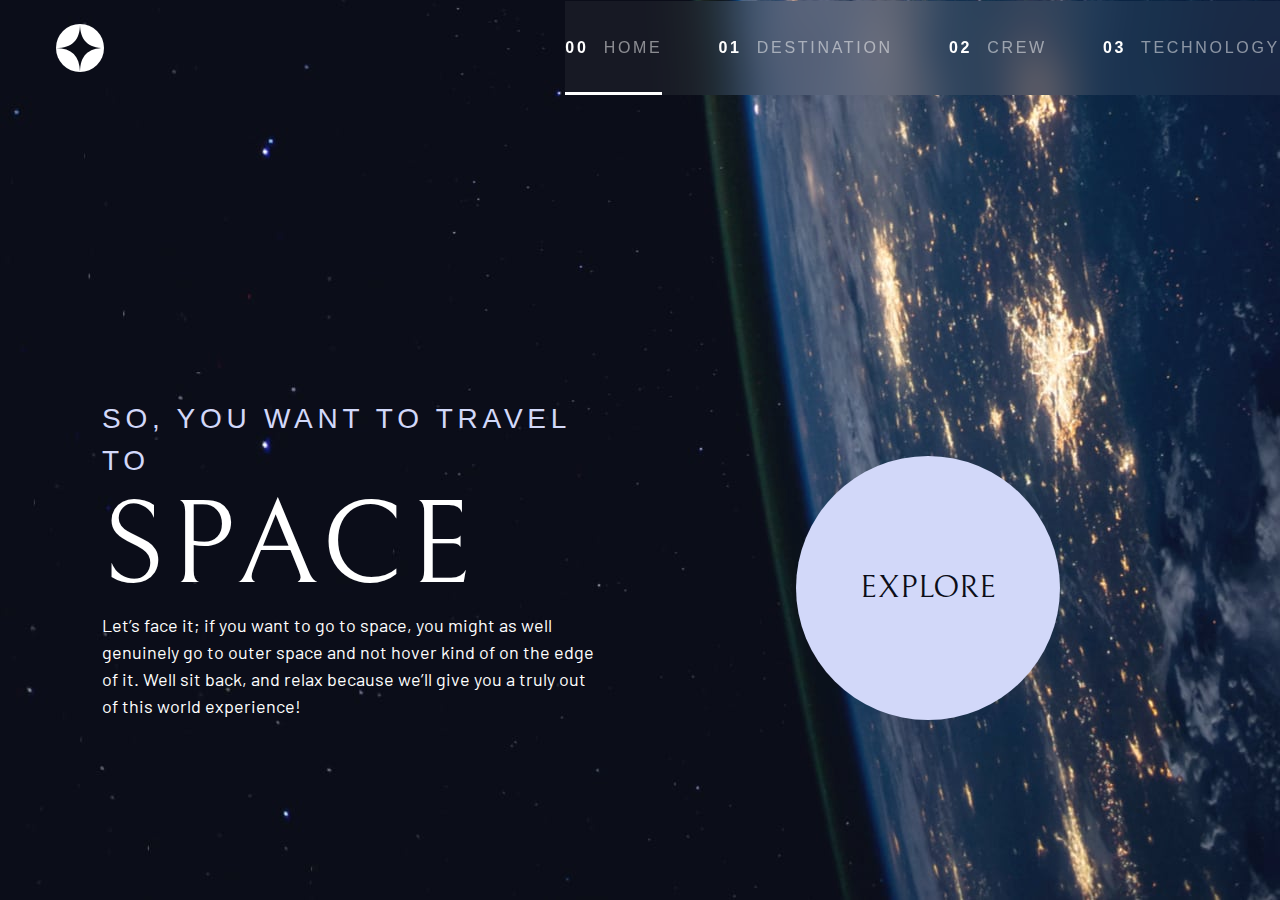
<file: space-tourism-website-main/starter-code/index.html>
<!DOCTYPE html>
<html lang="en">
<head>
  <meta charset="UTF-8">
  <meta name="viewport" content="width=device-width, initial-scale=1.0">

  <link rel="icon" type="image/png" sizes="32x32" href="./assets/favicon-32x32.png">
  <!-- Google Fonts -->
  <link rel="preconnect" href="https://fonts.googleapis.com">
  <link rel="preconnect" href="https://fonts.gstatic.com" crossorigin>
  <link href="https://fonts.googleapis.com/css2?family=Barlow:wght@400;700&family=Bellefair&display=swap" rel="stylesheet">
  <!-- Our Custom CSS -->
  <link rel="stylesheet" href="index.css">
  
  <title>Frontend Mentor | Space tourism website</title>
  <script src="index.js" defer></script>
</head>
<body class="home">

  <header class="primary-header flex">
    <div>
      <img src="./assets/shared/logo.svg" alt="Space tourism logo" class="logo">
    </div>

    <button class="mobile-nav-toggle" aria-controls="primary-navigation" aria-expanded="false"><span class="sr-only">Menu</span></button>

    <nav>
      <ul id="primary-navigation" data-visible="false" class="primary-navigation underline-indicators flex">
        <li class="active"><a class="uppercase text-white letter-spacing-2" href="index.html"><span>00</span> Home</a></li>
        <li><a class="uppercase ff-sans-cond text-white letter-spacing-2" href="destination.html"><span>01</span> Destination</a></li>
        <li><a class="uppercase ff-sans-cond text-white letter-spacing-2" href="crew.html"><span>02</span> Crew</a></li>
        <li><a class="uppercase ff-sans-cond text-white letter-spacing-2" href="technology.html"><span>03</span> Technology</a></li>
      </ul>
    </nav>
  </header>

  <div class="grid-container grid-container--home">
    <div>
      <h1 class="text-accent fs-500 ff-sans-cond uppercase letter-spacing-1">
        So, you want to travel to <span class="fs-900 ff-serif text-white d-block">Space</span>
      </h1>
      <p>
        Let’s face it; if you want to go to space, you might as well genuinely go to
        outer space and not hover kind of on the edge of it. Well sit back, and relax
        because we’ll give you a truly out of this world experience!
      </p>
    </div>
    <div>
      <a href="#" class="large-button uppercase ff-serif  text-dark bg-accent">Explore</a>
    </div>
  </div>
</body>
</html>
</file>
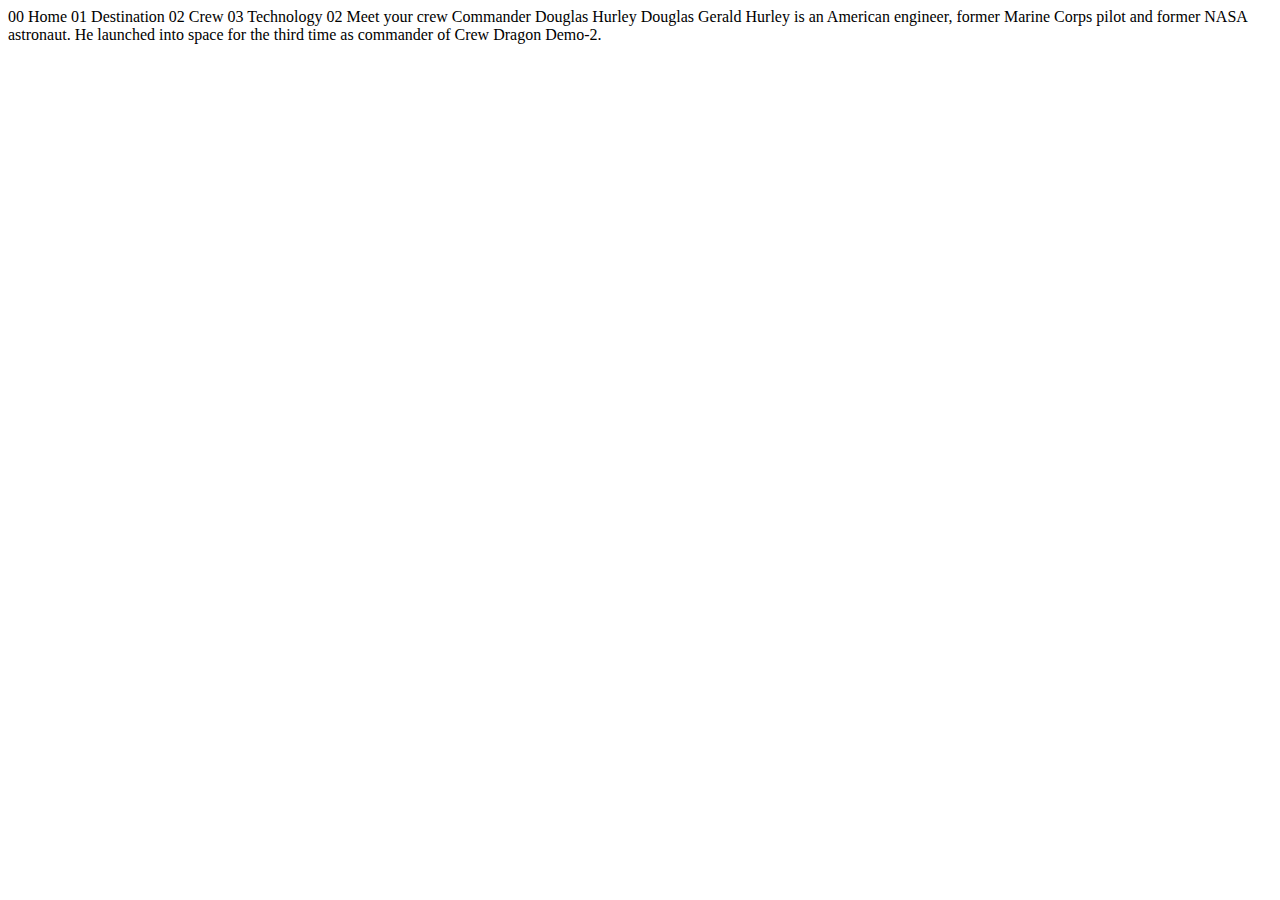
<file: space-tourism-website-main/starter-code/crew-commander.html>
<!DOCTYPE html>
<html lang="en">
<head>
  <meta charset="UTF-8">
  <meta name="viewport" content="width=device-width, initial-scale=1.0">

  <link rel="icon" type="image/png" sizes="32x32" href="./assets/favicon-32x32.png">
  
  <title>Frontend Mentor | Space tourism website</title>
</head>
<body>

  00 Home
  01 Destination
  02 Crew
  03 Technology

  02 Meet your crew

  Commander
  Douglas Hurley

  Douglas Gerald Hurley is an American engineer, former Marine Corps pilot 
  and former NASA astronaut. He launched into space for the third time as 
  commander of Crew Dragon Demo-2.
</body>
</html>
</file>
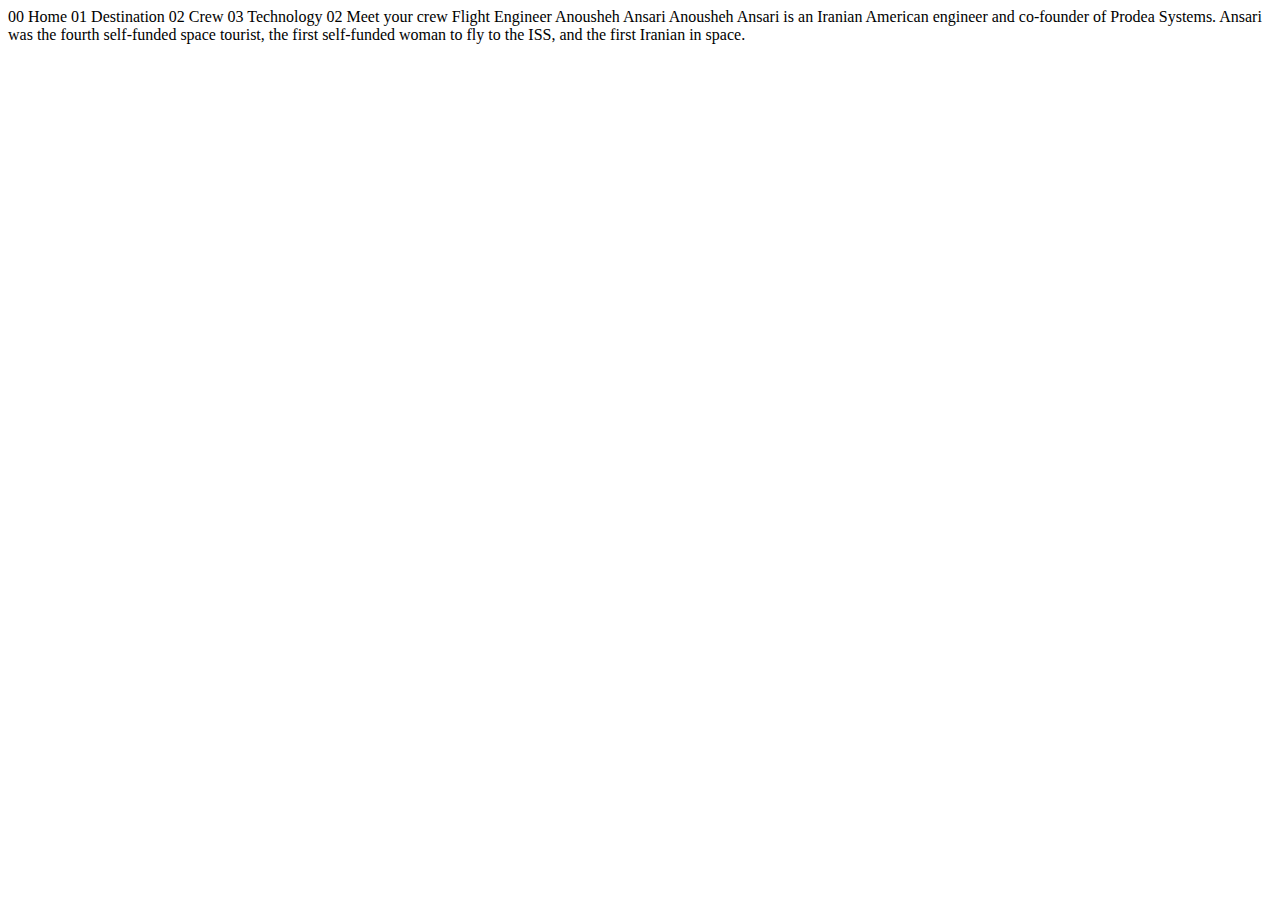
<file: space-tourism-website-main/starter-code/crew-engineer.html>
<!DOCTYPE html>
<html lang="en">
<head>
  <meta charset="UTF-8">
  <meta name="viewport" content="width=device-width, initial-scale=1.0">

  <link rel="icon" type="image/png" sizes="32x32" href="./assets/favicon-32x32.png">
  
  <title>Frontend Mentor | Space tourism website</title>
</head>
<body>

  00 Home
  01 Destination
  02 Crew
  03 Technology

  02 Meet your crew

  Flight Engineer
  Anousheh Ansari

  Anousheh Ansari is an Iranian American engineer and co-founder of Prodea Systems. 
  Ansari was the fourth self-funded space tourist, the first self-funded woman to 
  fly to the ISS, and the first Iranian in space. 
</body>
</html>
</file>
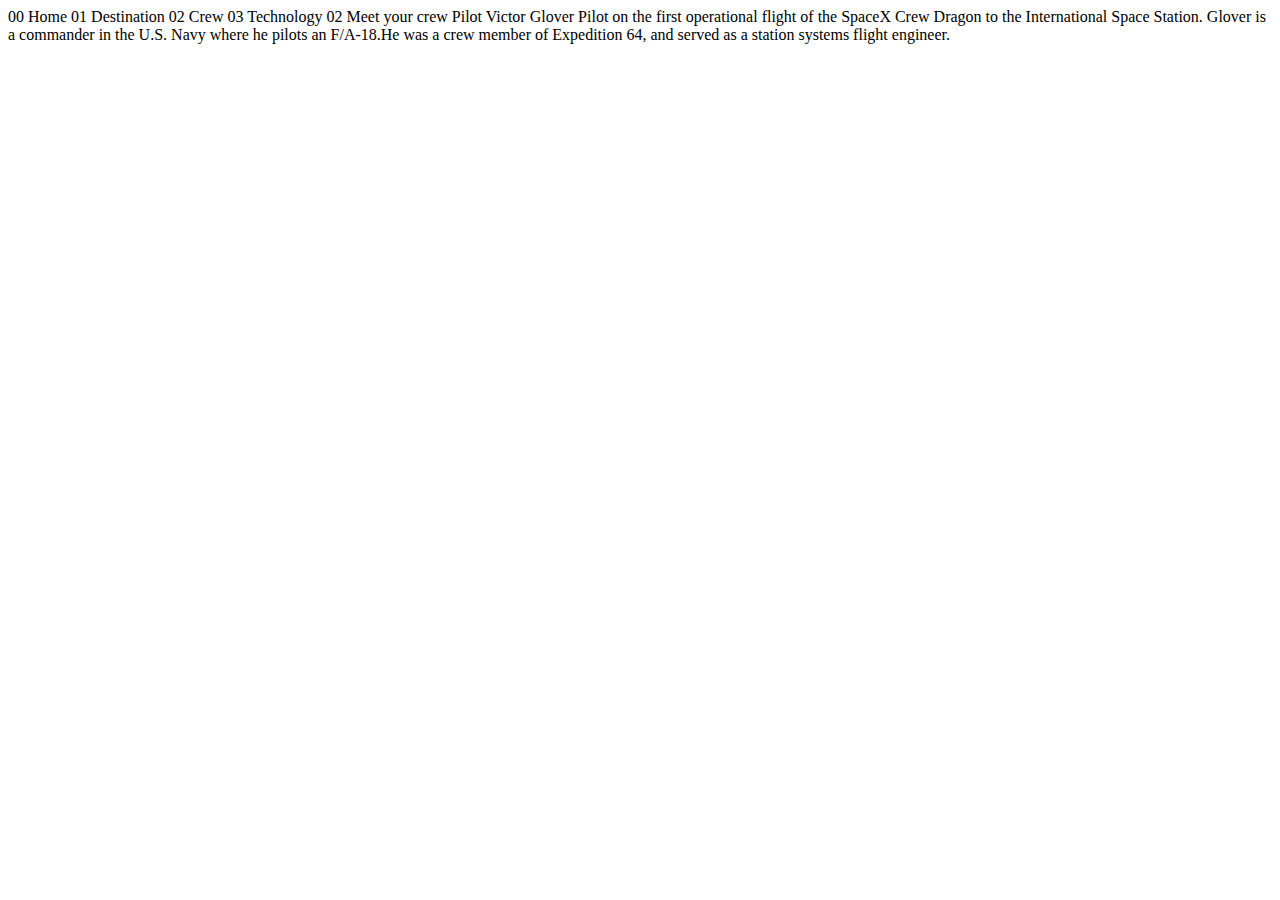
<file: space-tourism-website-main/starter-code/crew-pilot.html>
<!DOCTYPE html>
<html lang="en">
<head>
  <meta charset="UTF-8">
  <meta name="viewport" content="width=device-width, initial-scale=1.0">

  <link rel="icon" type="image/png" sizes="32x32" href="./assets/favicon-32x32.png">
  
  <title>Frontend Mentor | Space tourism website</title>
</head>
<body>

  00 Home
  01 Destination
  02 Crew
  03 Technology

  02 Meet your crew

  Pilot
  Victor Glover

  Pilot on the first operational flight of the SpaceX Crew Dragon to the 
  International Space Station. Glover is a commander in the U.S. Navy where 
  he pilots an F/A-18.He was a crew member of Expedition 64, and served as a 
  station systems flight engineer. 
</body>
</html>
</file>
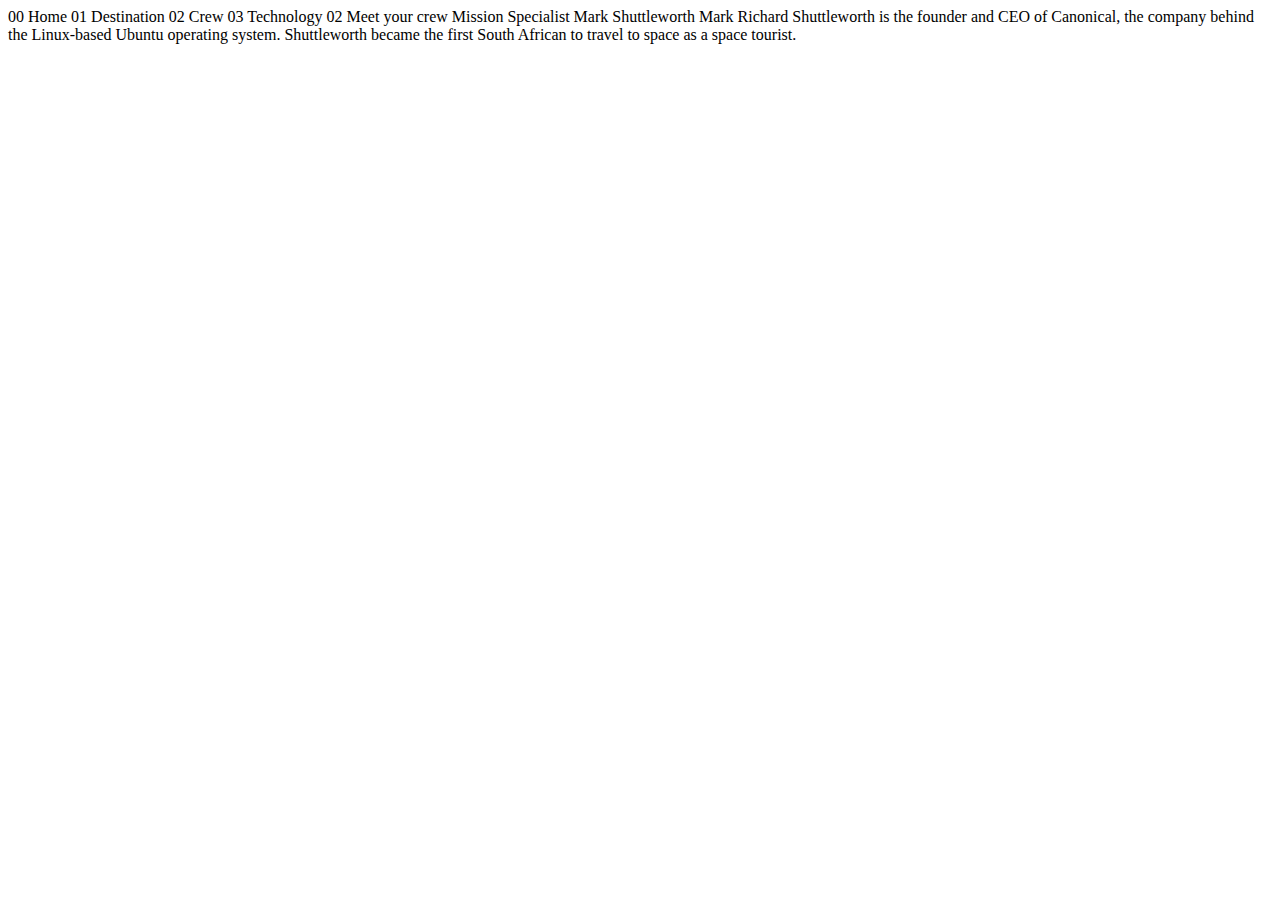
<file: space-tourism-website-main/starter-code/crew-specialist.html>
<!DOCTYPE html>
<html lang="en">
<head>
  <meta charset="UTF-8">
  <meta name="viewport" content="width=device-width, initial-scale=1.0">

  <link rel="icon" type="image/png" sizes="32x32" href="./assets/favicon-32x32.png">
  
  <title>Frontend Mentor | Space tourism website</title>
</head>
<body>

  00 Home
  01 Destination
  02 Crew
  03 Technology

  02 Meet your crew

  Mission Specialist
  Mark Shuttleworth

  Mark Richard Shuttleworth is the founder and CEO of Canonical, the company behind 
  the Linux-based Ubuntu operating system. Shuttleworth became the first South 
  African to travel to space as a space tourist.
</body>
</html>
</file>
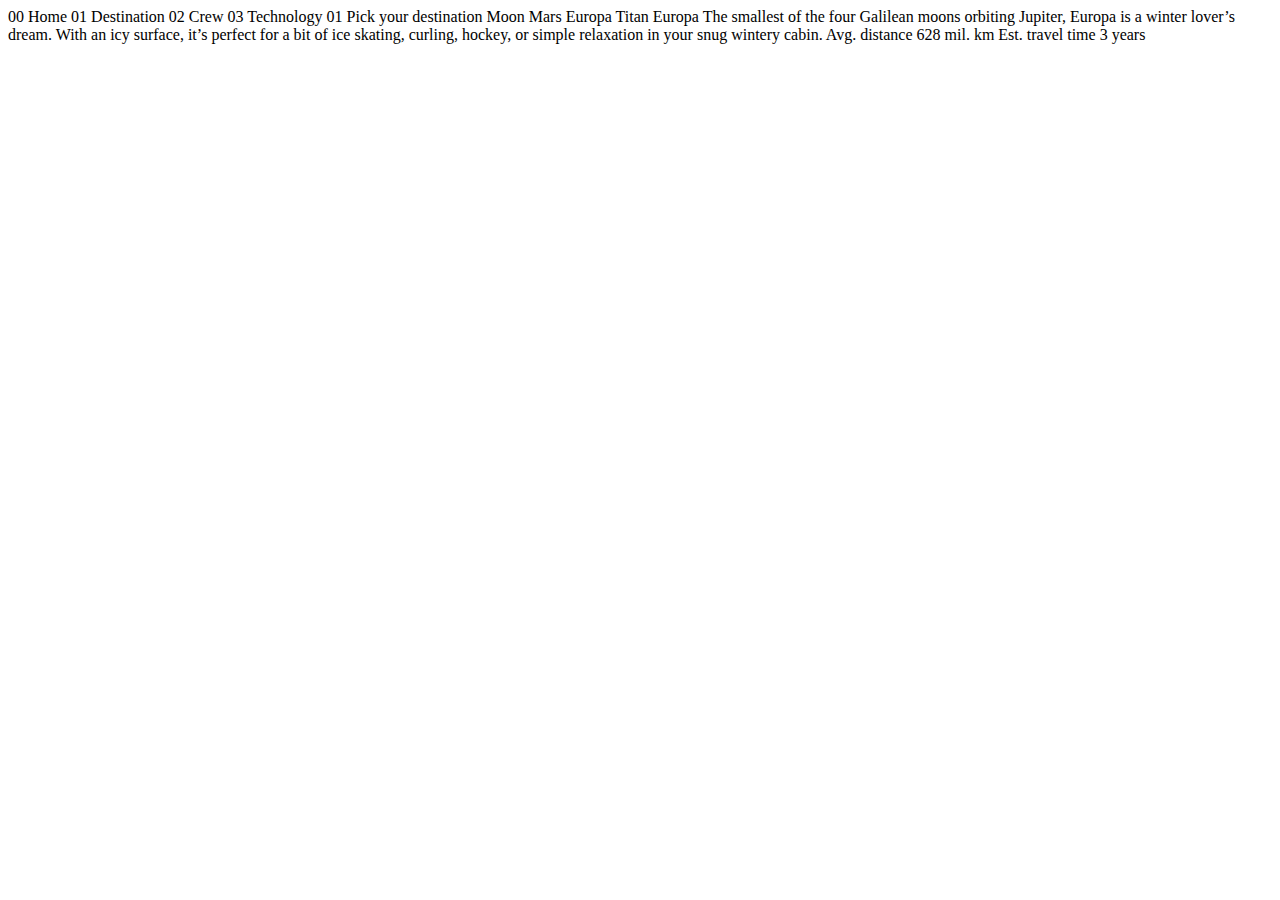
<file: space-tourism-website-main/starter-code/destination-europa.html>
<!DOCTYPE html>
<html lang="en">
<head>
  <meta charset="UTF-8">
  <meta name="viewport" content="width=device-width, initial-scale=1.0">

  <link rel="icon" type="image/png" sizes="32x32" href="./assets/favicon-32x32.png">
  
  <title>Frontend Mentor | Space tourism website</title>
</head>
<body>

  00 Home
  01 Destination
  02 Crew
  03 Technology

  01 Pick your destination

  Moon
  Mars
  Europa
  Titan

  Europa

  The smallest of the four Galilean moons orbiting Jupiter, Europa is a 
  winter lover’s dream. With an icy surface, it’s perfect for a bit of 
  ice skating, curling, hockey, or simple relaxation in your snug 
  wintery cabin.

  Avg. distance
  628 mil. km

  Est. travel time
  3 years
</body>
</html>
</file>
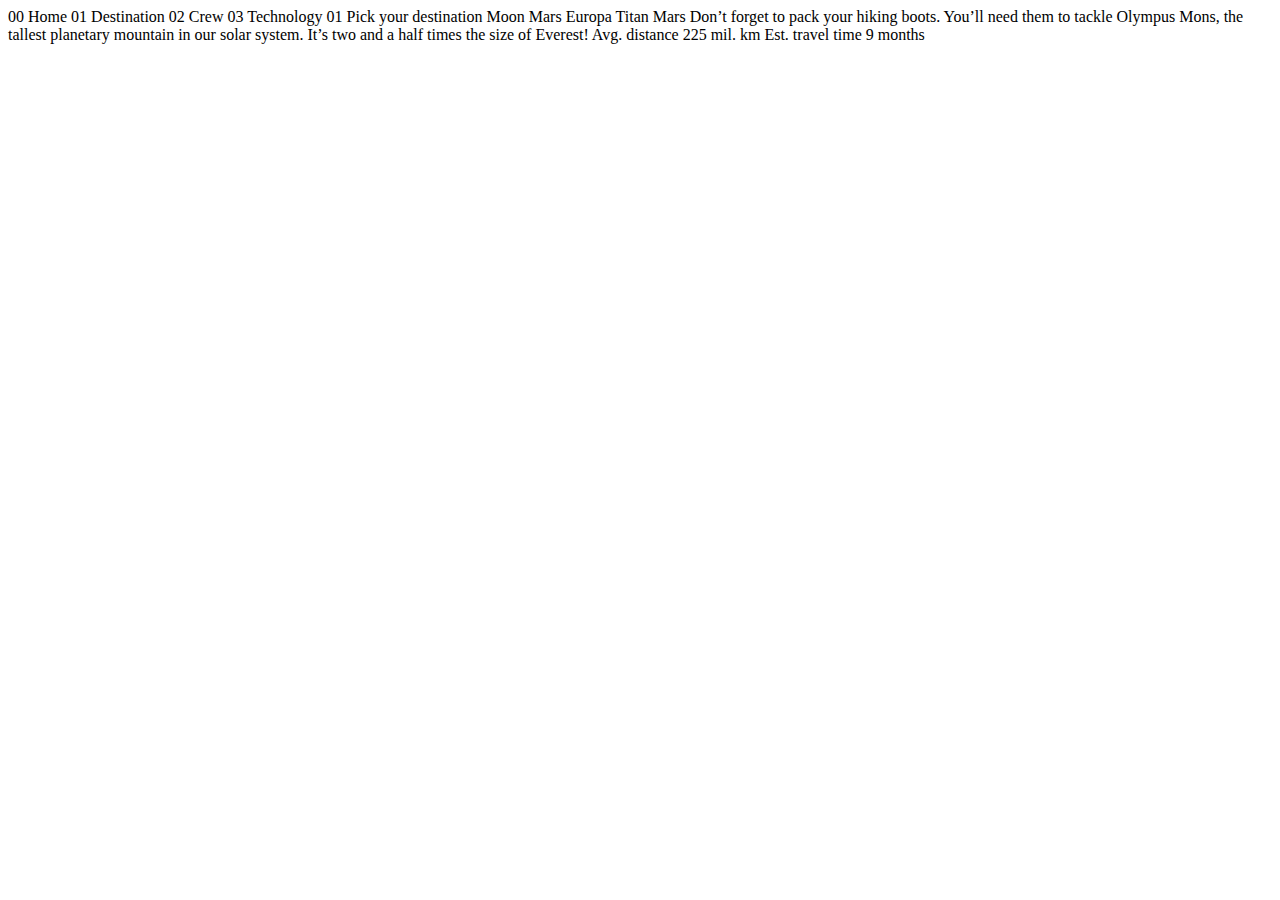
<file: space-tourism-website-main/starter-code/destination-mars.html>
<!DOCTYPE html>
<html lang="en">
<head>
  <meta charset="UTF-8">
  <meta name="viewport" content="width=device-width, initial-scale=1.0">

  <link rel="icon" type="image/png" sizes="32x32" href="./assets/favicon-32x32.png">
  
  <title>Frontend Mentor | Space tourism website</title>
</head>
<body>

  00 Home
  01 Destination
  02 Crew
  03 Technology

  01 Pick your destination

  Moon
  Mars
  Europa
  Titan

  Mars

  Don’t forget to pack your hiking boots. You’ll need them to tackle Olympus Mons, 
  the tallest planetary mountain in our solar system. It’s two and a half times 
  the size of Everest!

  Avg. distance
  225 mil. km

  Est. travel time
  9 months
</body>
</html>
</file>
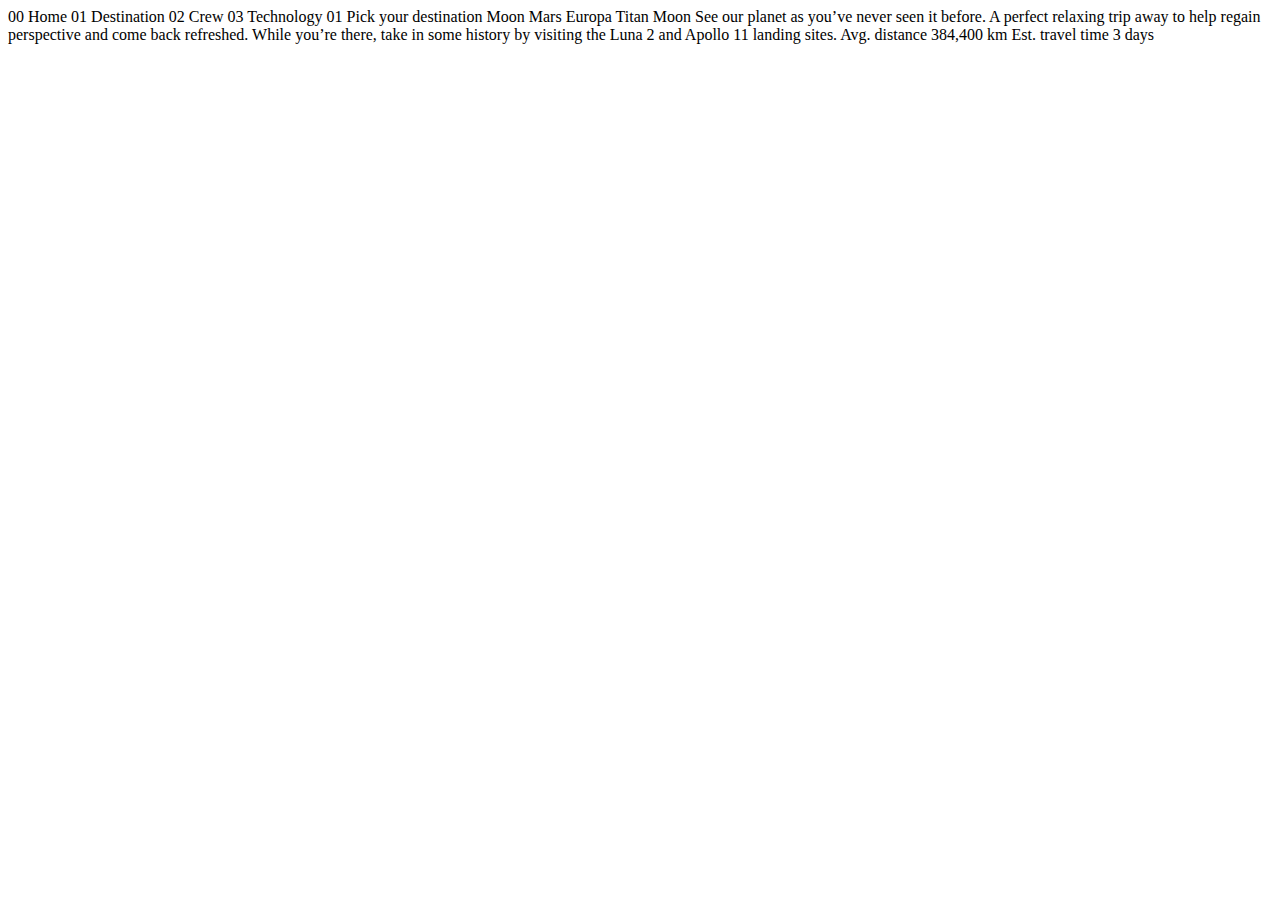
<file: space-tourism-website-main/starter-code/destination-moon.html>
<!DOCTYPE html>
<html lang="en">
<head>
  <meta charset="UTF-8">
  <meta name="viewport" content="width=device-width, initial-scale=1.0">

  <link rel="icon" type="image/png" sizes="32x32" href="./assets/favicon-32x32.png">
  
  <title>Frontend Mentor | Space tourism website</title>
</head>
<body>

  00 Home
  01 Destination
  02 Crew
  03 Technology

  01 Pick your destination

  Moon
  Mars
  Europa
  Titan

  Moon

  See our planet as you’ve never seen it before. A perfect relaxing trip away to help 
  regain perspective and come back refreshed. While you’re there, take in some history 
  by visiting the Luna 2 and Apollo 11 landing sites.

  Avg. distance
  384,400 km

  Est. travel time
  3 days
</body>
</html>
</file>
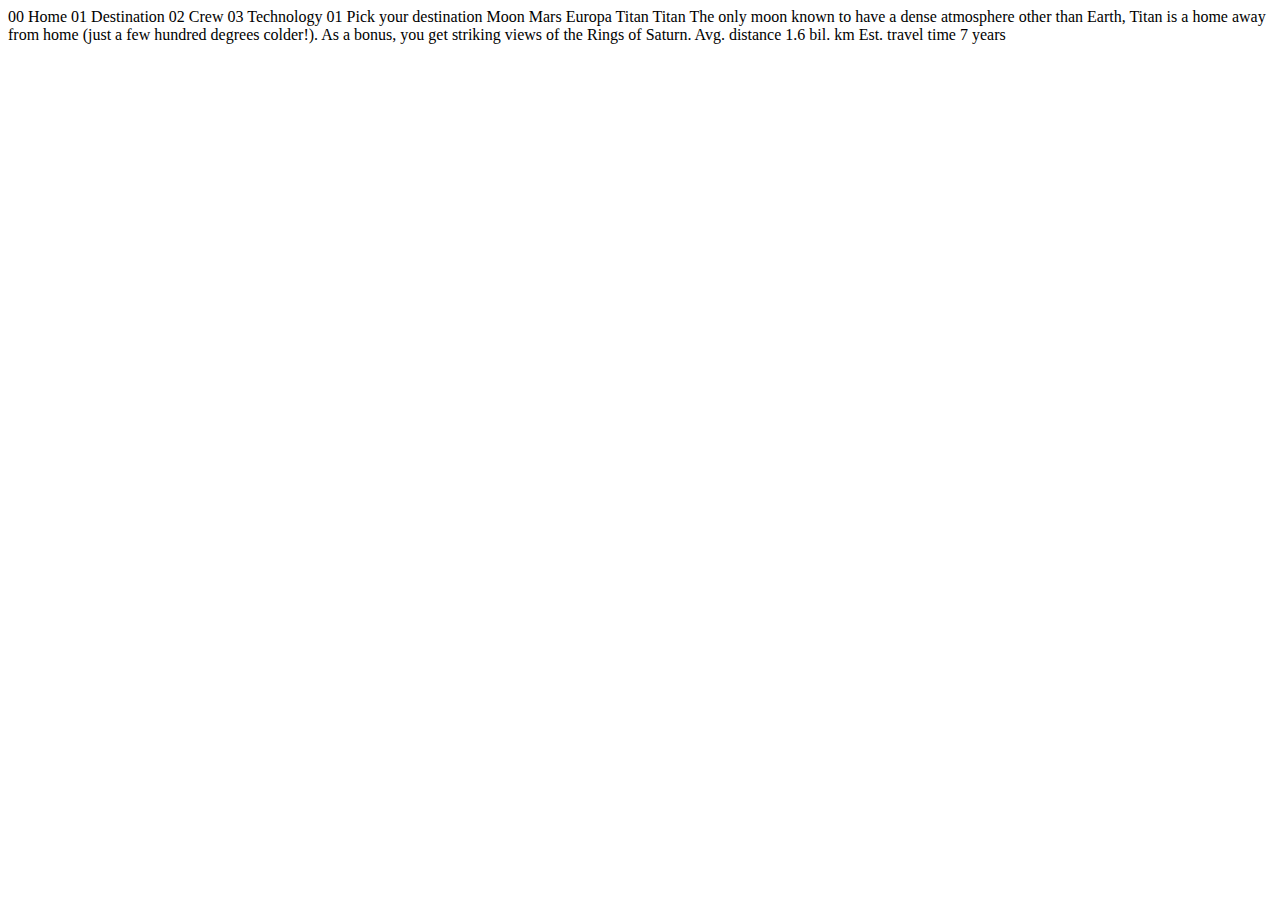
<file: space-tourism-website-main/starter-code/destination-titan.html>
<!DOCTYPE html>
<html lang="en">
<head>
  <meta charset="UTF-8">
  <meta name="viewport" content="width=device-width, initial-scale=1.0">

  <link rel="icon" type="image/png" sizes="32x32" href="./assets/favicon-32x32.png">
  
  <title>Frontend Mentor | Space tourism website</title>
</head>
<body>

  00 Home
  01 Destination
  02 Crew
  03 Technology

  01 Pick your destination

  Moon
  Mars
  Europa
  Titan

  Titan

  The only moon known to have a dense atmosphere other than Earth, Titan 
  is a home away from home (just a few hundred degrees colder!). As a 
  bonus, you get striking views of the Rings of Saturn.

  Avg. distance
  1.6 bil. km

  Est. travel time
  7 years
</body>
</html>
</file>
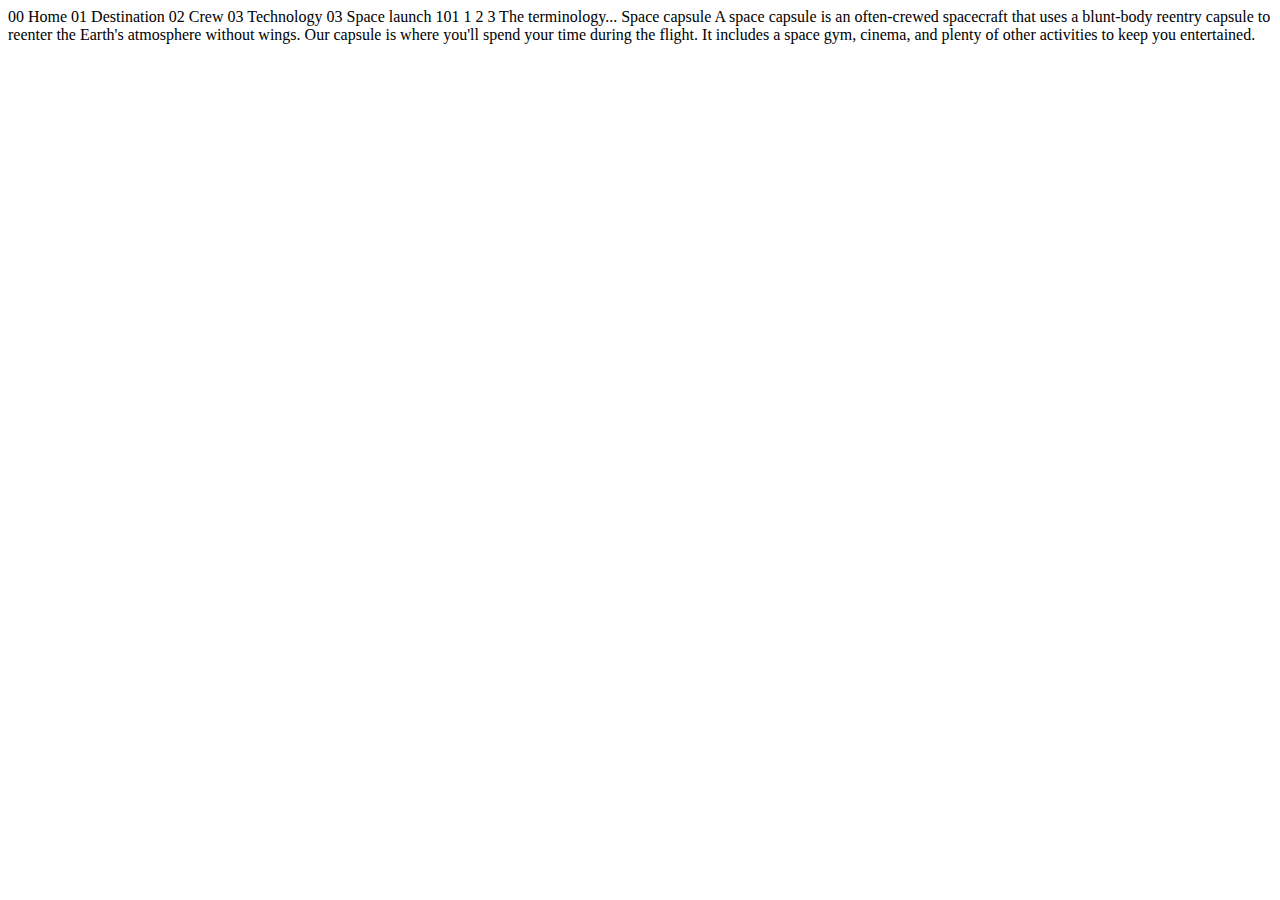
<file: space-tourism-website-main/starter-code/technology-capsule.html>
<!DOCTYPE html>
<html lang="en">
<head>
  <meta charset="UTF-8">
  <meta name="viewport" content="width=device-width, initial-scale=1.0">

  <link rel="icon" type="image/png" sizes="32x32" href="./assets/favicon-32x32.png">
  
  <title>Frontend Mentor | Space tourism website</title>
</head>
<body>

  00 Home
  01 Destination
  02 Crew
  03 Technology

  03 Space launch 101

  1
  2
  3

  The terminology...
  Space capsule

  A space capsule is an often-crewed spacecraft that uses a blunt-body reentry 
  capsule to reenter the Earth's atmosphere without wings. Our capsule is where 
  you'll spend your time during the flight. It includes a space gym, cinema, 
  and plenty of other activities to keep you entertained.
</body>
</html>
</file>
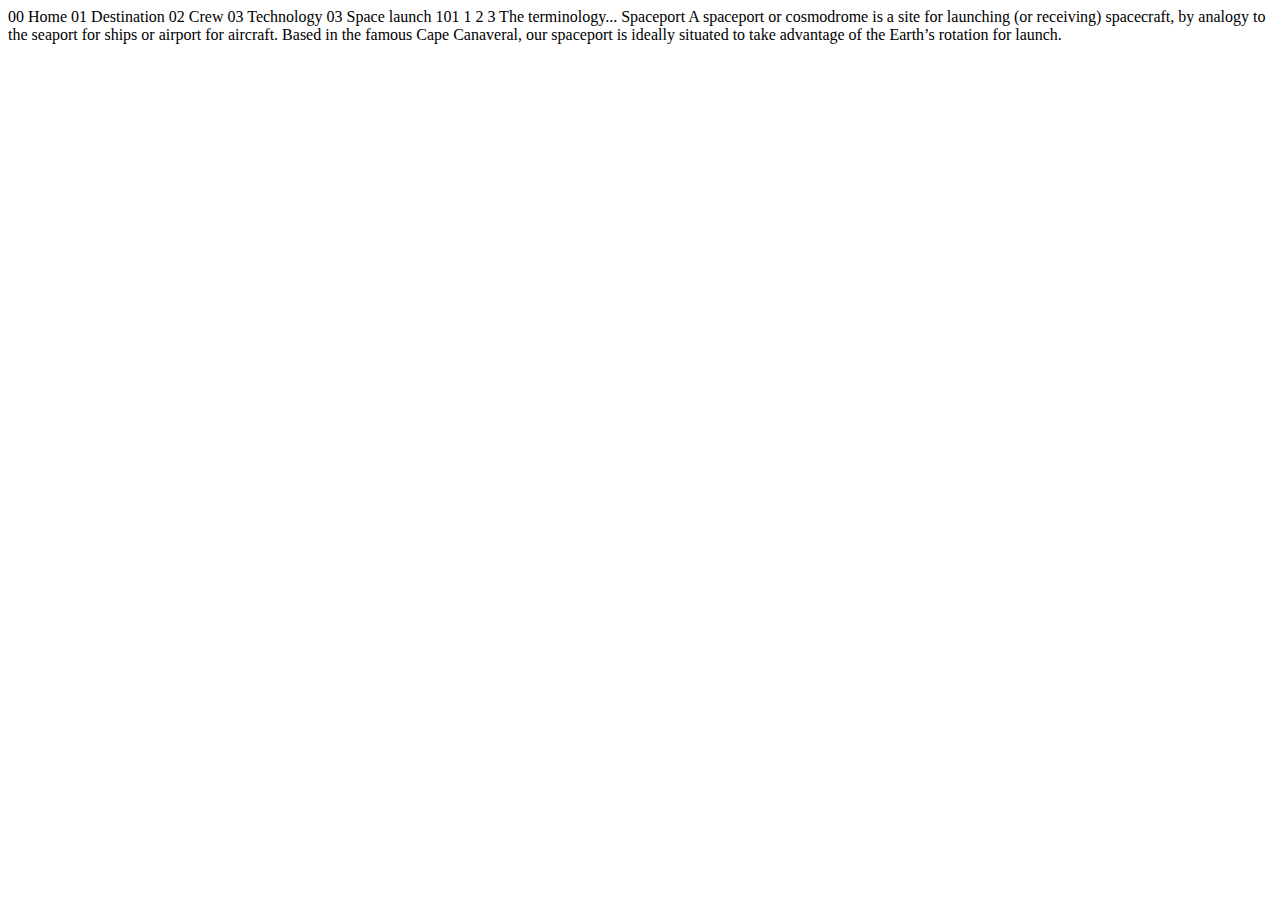
<file: space-tourism-website-main/starter-code/technology-spaceport.html>
<!DOCTYPE html>
<html lang="en">
<head>
  <meta charset="UTF-8">
  <meta name="viewport" content="width=device-width, initial-scale=1.0">

  <link rel="icon" type="image/png" sizes="32x32" href="./assets/favicon-32x32.png">
  
  <title>Frontend Mentor | Space tourism website</title>
</head>
<body>

  00 Home
  01 Destination
  02 Crew
  03 Technology

  03 Space launch 101

  1
  2
  3

  The terminology...
  Spaceport

  A spaceport or cosmodrome is a site for launching (or receiving) spacecraft, 
  by analogy to the seaport for ships or airport for aircraft. Based in the 
  famous Cape Canaveral, our spaceport is ideally situated to take advantage 
  of the Earth’s rotation for launch.
</body>
</html>
</file>
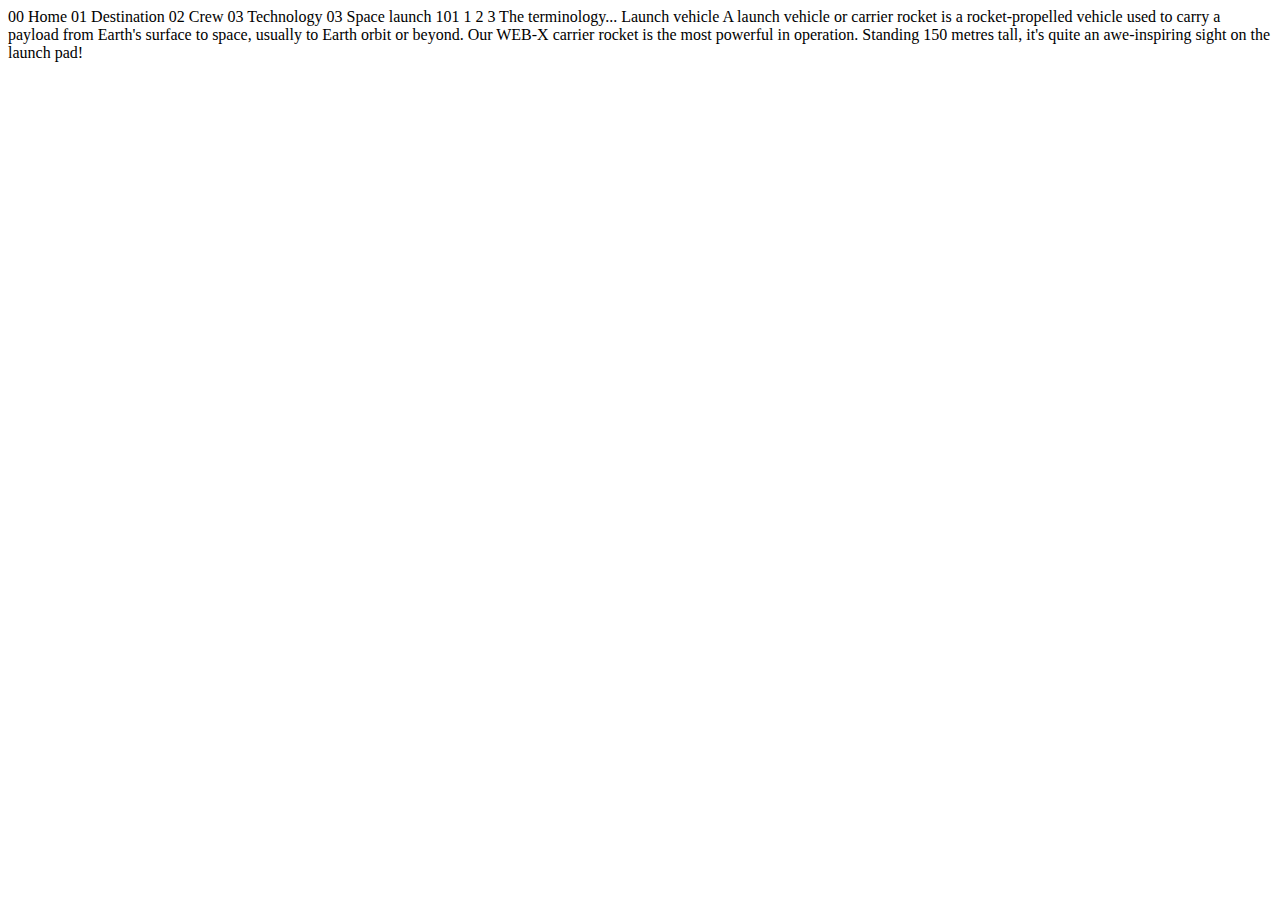
<file: space-tourism-website-main/starter-code/technology-vehicle.html>
<!DOCTYPE html>
<html lang="en">
<head>
  <meta charset="UTF-8">
  <meta name="viewport" content="width=device-width, initial-scale=1.0">

  <link rel="icon" type="image/png" sizes="32x32" href="./assets/favicon-32x32.png">
  
  <title>Frontend Mentor | Space tourism website</title>
</head>
<body>

  00 Home
  01 Destination
  02 Crew
  03 Technology

  03 Space launch 101

  1
  2
  3

  The terminology...
  Launch vehicle

  A launch vehicle or carrier rocket is a rocket-propelled vehicle used to carry a 
  payload from Earth's surface to space, usually to Earth orbit or beyond. Our 
  WEB-X carrier rocket is the most powerful in operation. Standing 150 metres tall, 
  it's quite an awe-inspiring sight on the launch pad!
</body>
</html>
</file>
<file: space-tourism-website-main/starter-code/index.css>
/* --------------------- */
/* Custom properties */
/* --------------------- */

:root {
    /* colors */
    --clr-dark: 230 35% 7%;
    --clr-light: 231 77% 90%;
    --clr-white: 0 0% 100%;

    /* font-sizes */
    --fs-900: clamp(5rem, 8vw + 1rem, 9.375rem);
    --fs-800: 3.5rem;
    --fs-700: 1.5rem;
    --fs-600: 1rem;
    --fs-500: 1.75rem;
    --fs-400: 0.9375rem;
    --fs-300: 1rem;
    --fs-200: 0.875rem;

    /* font-families */
    --ff-serif: "Bellefair", serif;
    --ff-sans-cond: "Barlow Condensed", sans-serif;
    --ff-sans-normal: "Barlow", sans-serif;
}

@media (min-width: 35em) {
    :root {
        --fs-800: 5rem;
        --fs-700: 2.5rem;
        --fs-600: 1.5rem;
        --fs-400: 1rem;
    }
}

@media (min-width: 45em) {
    :root {
        /* fonts-sizes */
        --fs-800: 6.25rem;
        --fs-700: 3.5rem;
        --fs-600: 2rem;
        --fs-400: 1.125rem;
    }
}

/* --------------------- */
/* Reset */
/* --------------------- */

/* Box sizing */

*,
*::before,
*::after {
    box-sizing: border-box;
}

/* Reset margins */
body,
h1,
h2,
h3,
h4,
h5,
h6,
p,
figure,
picture {
    margin: 0;
}

h1,
h2,
h3,
h4,
h5,
h6,
p {
    font-weight: 400;
}

/* set up the body */
body {
    font-family: var(--ff-sans-normal);
    font-size: var(--fs-400);
    color: hsl( var(--clr-white) );
    background-color: hsl( var(--clr-dark) );
    line-height: 1.5;
    min-height: 100vh;

    /* centers it vertically on the screen */
    display: grid;
    /* moves it back up to the top */
    grid-template-rows: min-content 1fr;

    overflow-x: hidden;
}

/* make images easier to work with */
img,
picture {
    max-width: 100%;
    display: block;
}

/* Make form elements easier to work with */
input,
button,
textarea,
select {
    font: inherit;
}

/* Remove animations for poeople whu have turned them off */
@media (prefers-reduced-motion: reduce) {
    *,
    *::before,
    *::after {
      animation-duration: 0.01ms !important;
      animation-iteration-count: 1 !important;
      transition-duration: 0.01ms !important;
      scroll-behavior: auto !important;
    }
  }

/* --------------------- */
/* Utillity classes */
/* --------------------- */

.flex {
    display: flex;
    gap: var(--gap, 1rem);
}

.grid {
    display: grid;
    gap: var(--gap, 1rem);
}

.d-block {
    display: block;
}

/* "> * + *" applies it to all child elements that has a sibling before them. */
/* used to make the spacing even */
/* "> *:not(:first-child)" would do the same thing but with more specificity */
/* This method keeps the extra specificity (overriding the reset) */
.flow > *:where(:not(:first-child)) { 
    margin-top: var(--flow-space, 1rem);
}

.container {
    padding: 0 2em;
    /* Gör samma sak */
    /* padding-inline: 2em; */
    margin: 0 auto;
    /* Gör samma sak */
    /* margin-inline: auto; */
    max-width: 80rem;
}

.grid-container {
    display: grid;
    text-align: center;
    padding-inline: 1rem;
    /* setting max-width below places everyting to the left. using place-items: center undoes that */
    place-items: center;
    /* if using place content instead they would be stuck together centered vertically ond horizontally */
    /* Could be fixed with row gap */
}

.grid-container * {
    max-width: 50ch;
}

@media (min-width: 45rem) {
    .grid-container {
        /* gives 2 em padding on the sides and a min width of 0, max 80rem. This container holds the text */
        /* grid-template-columns: 2em minmax(0, 80rem) 2em; */
        /* this way there are 2 columns (max 40rem each) */
        grid-template-columns: minmax(2rem, 1fr) repeat(2, minmax(0, 40rem)) minmax(2rem, 1fr);
        column-gap: var(--container-gap, 2rem);
        text-align: left;
    }
    .grid-container > *:first-child {
        grid-column: 2;
    }
    
    .grid-container > *:last-child {
        grid-column: 3;
    }

    .grid-container--home {
        align-items: end;
        /* if on a really big screen it will chose the largest unit (20vh) and keep it from being
        pushed to far down on the creen */
        padding-bottom: max(6rem, 20vh);
    }
}


.sr-only {
    position: absolute;
    width: 1px;
    height: 1px;
    padding: 0;
    margin: -1px;
    overflow: hidden;
    clip: rect(0, 0, 0, 0);
    white-space: nowrap;
    border: 0;
}

/* Colors */

.bg-dark { background-color: hsl( var(--clr-dark) );}
.bg-accent { background-color: hsl( var(--clr-light) );}
.bg-white { background-color: hsl( var(--clr-white) );}

.text-dark { color: hsl( var(--clr-dark) );}
.text-accent { color: hsl( var(--clr-light) );}
.text-white { color: hsl( var(--clr-white ) );}

/* typography */

.ff-serif { font-family: var(--ff-serif); }
.ff-sans-cond { font-family: var(--ff-sans-cond); }
.ff-sans-normal { font-family: var(--ff-sans-normal); }

.letter-spacing-1 { letter-spacing: 4.75px; }
.letter-spacing-2 { letter-spacing: 2.7px; }
.letter-spacing-3 { letter-spacing: 2.35px; }

.uppercase { text-transform: uppercase; }

.fs-900 { font-size: var(--fs-900); }
.fs-800 { font-size: var(--fs-800); }
.fs-700 { font-size: var(--fs-700); }
.fs-600 { font-size: var(--fs-600); }
.fs-500 { font-size: var(--fs-500); }
.fs-400 { font-size: var(--fs-400); }
.fs-300 { font-size: var(--fs-300); }
.fs-200 { font-size: var(--fs-200); }

.fs-900,
.fs-800,
.fs-700,
.fs-600 {
    line-height: 1.1;
}

.numbered-title {
    font-family: var(--ff-sans-cond);
    font-size: var(--fs-500);
    text-transform: uppercase;
    letter-spacing: 4.62px;
}

.numbered-title span {
    margin-right: .5em;
    font-weight: 700;
    color: hsl( var(--clr-white ) / .25 );
}

/* --------------------- */
/* Components            */
/* --------------------- */

.large-button {
    position: relative;
    display: inline-grid;
    z-index: 1;
    /* Using display: grid allows us to use "place-items" or "place-content" */
    place-items: center;
    font-size: 2rem;
    padding: 0 2em;
    border-radius: 50%;
    /* aspect ratio of one will turn it into a perfect square. 1 = 1 / 1, to change ratios use 1 / 2 etc. */
    aspect-ratio: 1;
    text-decoration: none;
}

.large-button::after {
    content: '';
    position: absolute;
    z-index: -1;
    background-color: hsl( var(--clr-white ) / .15 );
    opacity: 0;
    width: 100%;
    height: 100%;
    border-radius: 50%;
    transition: opacity 500ms linear, transform 500ms ease-in-out;
}

/* animate */
.large-button:hover::after,
.large-button:focus::after {
    transform: scale(1.5);
    opacity: 1;
}

/* Primary header */

.logo {
    /* top and bottom margin will not move, only left end right */
    margin: 1.5rem clamp(1.5rem, 5vw, 3.5rem);
}

.primary-header {
    justify-content: space-between;
    align-items: center;
}

.primary-navigation {
    --gap: clamp(1rem, 5vw, 3.5rem);
    --underline-gap: 2rem;
    list-style: none;
    padding: 0;
    margin: 0;
/* Create glassmorhism effect */
/*     background: hsl( var(--clr-white ) / .05 );
    backdrop-filter: blur( 1.5rem ); */
/*     -webkit-backdrop-filter: blur( 1.5rem ); */
    background: hsl( var(--clr-dark) / .95 );
}

.primary-navigation a {
    color: hsl( var(--clr-white) / .5);
    text-decoration: none;
    font-size: var(--fs-300);
    font-family: var(--ff-sans-cond);
}

.primary-navigation a > span {
    color: hsl( var(--clr-white ) / 1 );
    font-weight: 700;
    margin-right: .5em;
}

.mobile-nav-toggle {
    display: none;
}

/* gives the blur effect only in browsers that supports it */
@supports (backdrop-filter: blur( 1.5rem )){
    .primary-navigation {
        background: hsl( var(--clr-white ) / .05 );
        backdrop-filter: blur( 1.5rem );
    }
}

@media (max-width: 35rem) {
    .primary-navigation {
        --underline-gap: .5rem;
        position: fixed;
        /* inset controls it's position on the screen */
        inset: 0 0 0 30%;
        z-index: 1000;
        padding: min(20rem, 15vh) 2rem;
        flex-direction: column;
        /* Pushes the menu off to the side off the screen */
        transform: translateX(100%);
        /* add animation to menu */
        transition: transform 500ms ease-in-out;
    }

    .primary-navigation[data-visible="true"] {
        transform: translateX(0);
    }

    /* only removes the border on .active, could use > * instead but not necessary since it won't be seen anyway w/ touch */
    .primary-navigation.underline-indicators > .active {
        border: 0;
    }

    .mobile-nav-toggle {
        display: block;
        position: absolute;
        z-index: 2000;
        right: 1rem;
        top: 2rem;
        background: transparent;
        background-image: url(./assets/shared/icon-hamburger.svg);
        background-position: center;
        background-repeat: no-repeat;
        width: 1.5rem;
        aspect-ratio: 1;
        border: 0;
    }

    .mobile-nav-toggle[aria-expanded="true"] {
        background-image: url(./assets/shared/icon-close.svg);
    }

    .mobile-nav-toggle:focus-visible {
        outline: 5px solid white;
        outline-offset: 5px;
    }
}

@media (min-width: 35em) and (max-width: 45em) {
    .primary-navigation {
        padding-inline: 3rem;
    }

    .primary-navigation a > span {
        display: none;
    }
}

.underline-indicators > * {
    cursor: pointer;
    padding: var(--underline-gap, 1rem) 0;
    border: 0;
    border-bottom: .2rem solid hsl( var(--clr-white) / 0);
}

.underline-indicators > *:hover,
.underline-indicators > *:focus {
    border-color: hsl( var(--clr-white) / .5);
}

.underline-indicators > .active,
.underline-indicators > [aria-selected="true"] {
    color: hsl( var(--clr-white ) / 1);
    border-color: hsl( var(--clr-white) / 1);
}

.tab-list {
    --gap: 2rem;
}

.dot-indicators > * {
    cursor: pointer;
    border: 0;
    border-radius: 50%;
    aspect-ratio: 1;
    padding: .5em;
    background-color: hsl( var(--clr-white ) / .25 );
}

.dot-indicators > *:hover,
.dot-indicators > *:focus {
    background-color: hsl( var(--clr-white) / .5);
}

.dot-indicators > [aria-selected="true"] {
    background-color: hsl( var(--clr-white ) / 1);
}

.number-indicators {
    display: inline-grid;
}

.number-indicators > * {
    cursor: pointer;
    background-color: hsl( var(--clr-dark) );
    color: hsl( var(--clr-white ) );
    padding: 0 1rem;
    border: .1rem solid hsl( var(--clr-white ) / .25 );
    border-radius: 50%;
    aspect-ratio: 1;
}

.number-indicators > *:hover,
.number-indicators > *:focus {
    border-color: hsl( var(--clr-white) / 1 );
}

.number-indicators > [aria-selected="true"] {
    background-color: hsl( var(--clr-white ) );
    color: hsl( var(--clr-dark) );
}

/* ------------------------- */
/* Page specific background  */
/* ------------------------- */

body {
    background-size: cover;
    background-position: bottom center;
}

/* home */

.home {
    background-image: url(./assets/home/background-home-mobile.jpg);
}

@media (min-width: 35rem) {
    .home {
        background-image: url(./assets/home/background-home-tablet.jpg);
        background-position: center center;
    }
}

@media (min-width: 45rem) {
    .home {
        background-image: url(./assets/home/background-home-desktop.jpg);
    }
}
</file>
